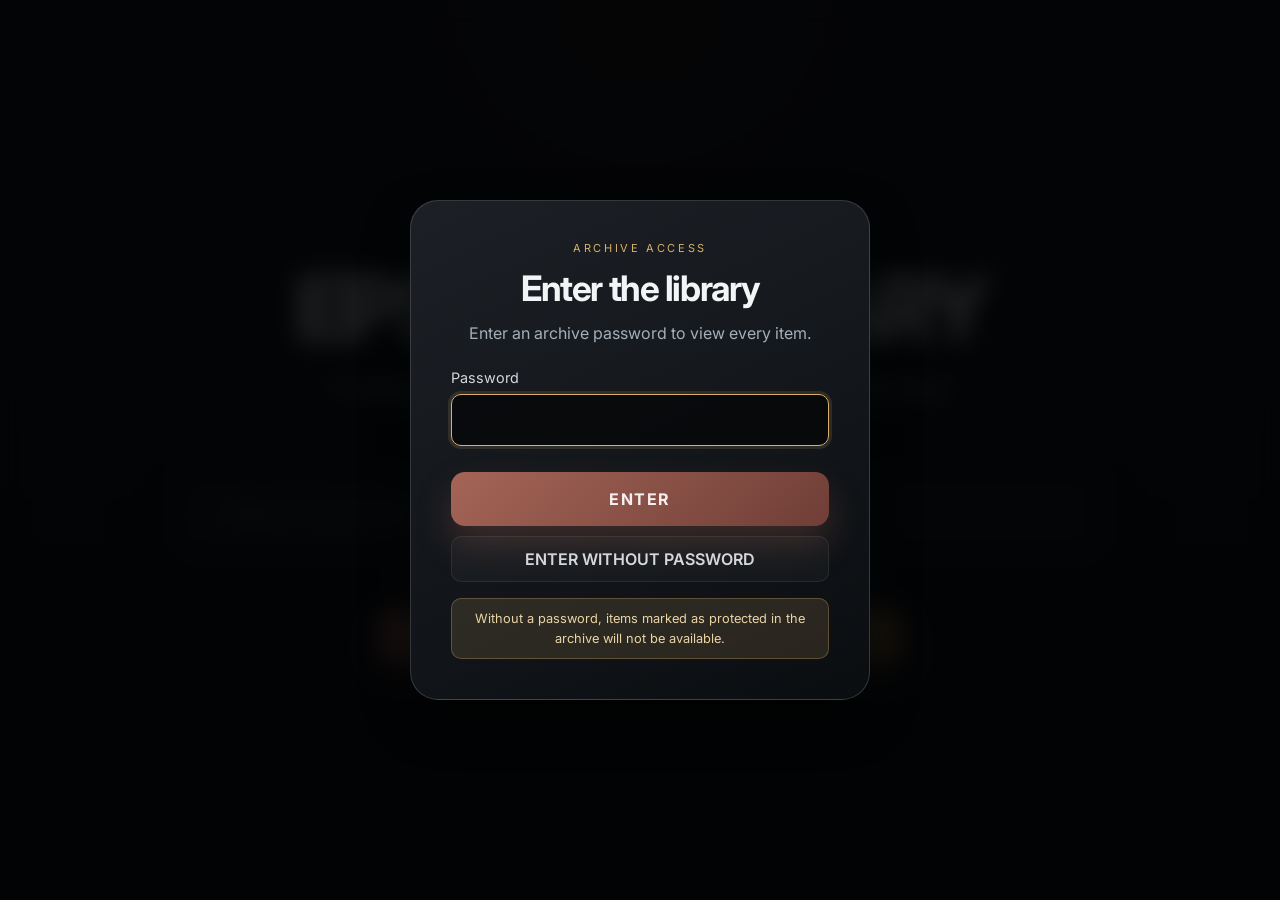
<file: index.html>
<!DOCTYPE html>
<html lang="en">
  <head>
    <meta charset="UTF-8" />
    <meta name="viewport" content="width=device-width, initial-scale=1.0" />
    <title>Epstain Library</title>
    <link rel="icon" type="image/x-icon" href="public/images/icon.ico">
    <meta
      name="description"
      content="A classified collection of things that should probably have stayed forgotten."
    />
    <link rel="preconnect" href="https://fonts.googleapis.com" />
    <link rel="preconnect" href="https://fonts.gstatic.com" crossorigin />
    <link
      href="https://fonts.googleapis.com/css2?family=Inter:wght@400;500;600;700;800;900&display=swap"
      rel="stylesheet"
    />
    <link rel="stylesheet" href="styles.css" />
    <script src="cursor.js" defer></script>
    <script src="access.js" defer></script>
  </head>
  <body class="landing-active">
    <div class="app-shell">
      <section class="access-gate" id="accessGate" role="dialog" aria-modal="true" aria-labelledby="accessGateTitle">
        <form class="access-gate-card" id="accessGateForm">
          <p class="eyebrow">ARCHIVE ACCESS</p>
          <h2 id="accessGateTitle">Enter the library</h2>
          <p class="access-gate-description">Enter an archive password to view every item.</p>
          <label class="access-password-label" for="archivePassword">Password</label>
          <input
            class="access-password-input"
            id="archivePassword"
            type="password"
            autocomplete="current-password"
            autofocus
            required
          />
          <p class="access-gate-error" id="accessGateError" role="alert" hidden></p>
          <button class="primary-action access-gate-submit" type="submit">ENTER</button>
          <button class="access-gate-limited" id="enterWithoutPassword" type="button">ENTER WITHOUT PASSWORD</button>
          <p class="access-gate-notice">Without a password, items marked as protected in the archive will not be available.</p>
        </form>
      </section>

      <div class="view landing-view active">
        <div class="landing-noise"></div>
        <header class="landing-header">
          <div class="branding-block">
            <p class="eyebrow">ARCHIVE ACCESS</p>
            <h1>EPSTAIN LIBRARY</h1>
            <p class="subtitle">
              “A classified collection of things that should probably have stayed forgotten.”
            </p>
          </div>
        </header>

        <main class="landing-main">
          <form class="search-cta-wrap" action="lib.html" method="get">
            <label class="landing-search" for="homeSearch">
              <span class="search-icon">⌕</span>
              <input
                id="homeSearch"
                name="q"
                type="text"
                placeholder="Search the archive…"
                aria-label="Search the archive"
              />
            </label>

            <p class="search-helper">
              Search incidents, people, descriptions, titles, files and archived moments.
            </p>

            <button class="primary-action" type="submit">
              ENTER THE LIBRARY
            </button>
            <a class="primary-action game-entry-action" href="public/game/game.html">
              ENTER THE GAME
            </a>
          </form>
        </main>
      </div>
    </div>
  </body>
</html>
</file>
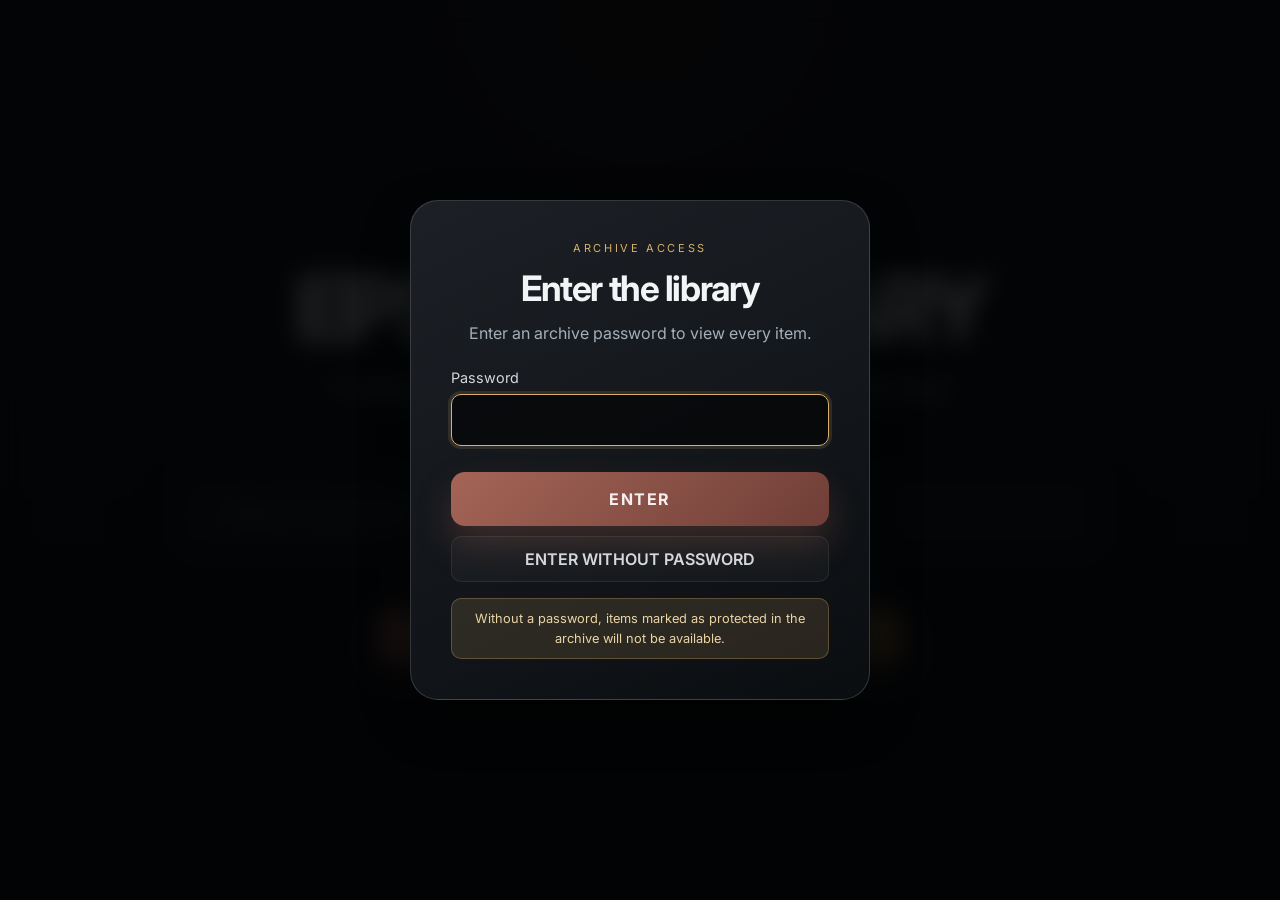
<file: file.html>
<!DOCTYPE html>
<html lang="en">
  <head>
    <meta charset="UTF-8" />
    <meta name="viewport" content="width=device-width, initial-scale=1.0" />
    <title>Archive File | Epstain Library</title>
    <link rel="preconnect" href="https://fonts.googleapis.com" />
    <link rel="preconnect" href="https://fonts.gstatic.com" crossorigin />
    <link rel="icon" type="image/x-icon" href="public/images/icon.ico">
    <link
      href="https://fonts.googleapis.com/css2?family=Inter:wght@400;500;600;700;800;900&display=swap"
      rel="stylesheet"
    />
    <link rel="stylesheet" href="styles.css" />
    <script src="cursor.js" defer></script>
    <script src="access.js" defer></script>
    <script src="file-viewer.js" defer></script>
  </head>
  <body class="file-viewer-page">
    <div class="file-viewer-shell">
      <header class="file-viewer-header">
        <a class="back-button" id="fileBackButton" href="lib.html">← Back</a>
        <a class="back-button home-button" href="index.html" aria-label="Home">
          <svg class="home-icon" viewBox="0 0 24 24" aria-hidden="true">
            <path d="m3 10 9-7 9 7v10a1 1 0 0 1-1 1h-6v-7h-4v7H4a1 1 0 0 1-1-1z" />
          </svg>
          <span>Home</span>
        </a>
      </header>
      <main class="file-viewer-content" id="fileViewerContent" aria-live="polite">
        <img class="file-viewer-image" id="fileViewerImage" alt="" hidden />
        <article class="file-detail-body" id="fileDetails" hidden>
          <p class="item-type" id="fileCategory"></p>
          <h1 class="file-detail-title" id="fileTitle"></h1>
          <p class="file-detail-description" id="fileDescription"></p>
          <dl class="file-metadata" id="fileMetadata"></dl>
          <section class="file-detail-section">
            <h2>PEOPLE / SUBJECTS</h2>
            <div class="file-pills" id="filePeople"></div>
          </section>
          <section class="file-detail-section">
            <h2>TAGS</h2>
            <div class="file-pills" id="fileTags"></div>
          </section>
        </article>
      </main>
    </div>
  </body>
</html>
</file>
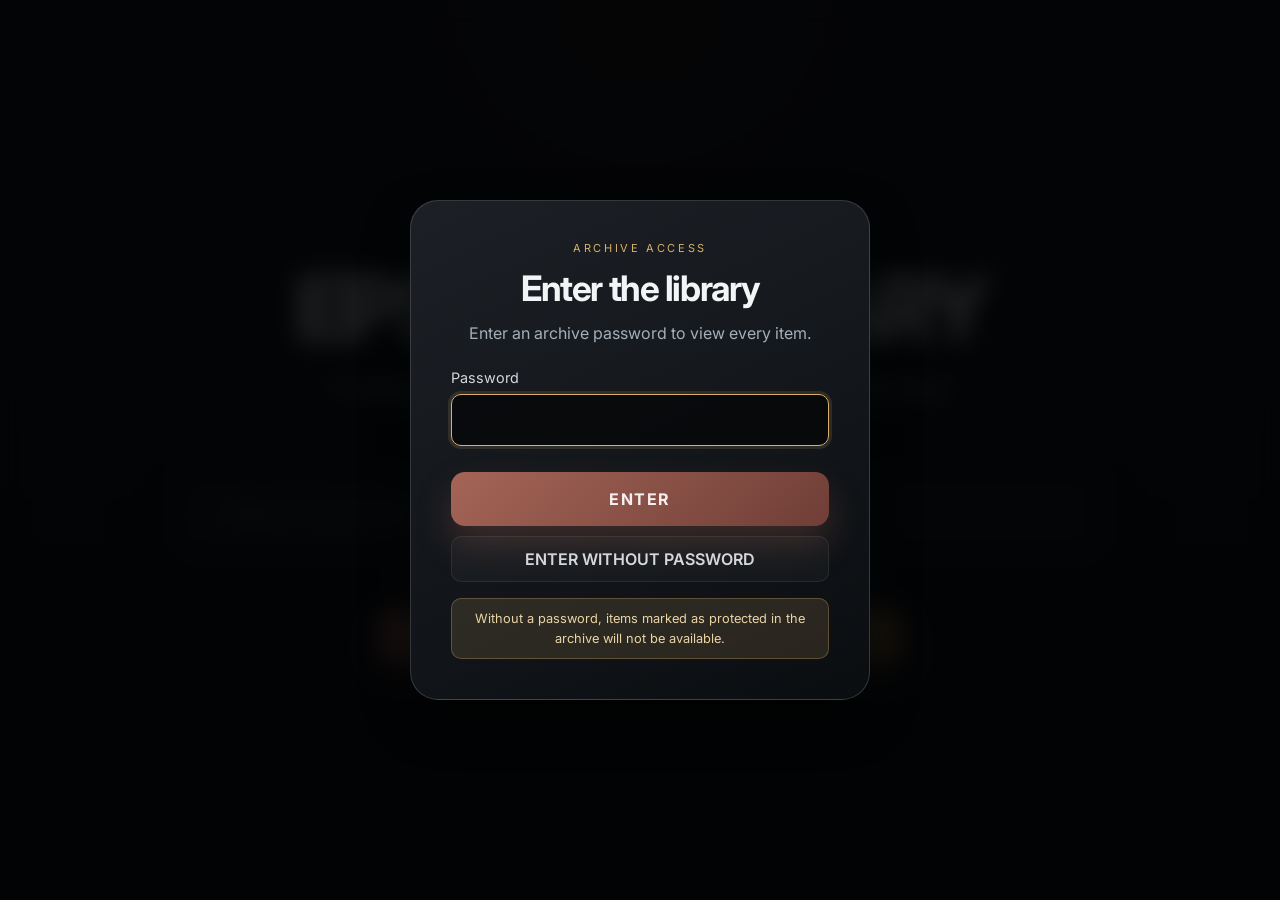
<file: lib.html>
<!DOCTYPE html>
<html lang="en">
  <head>
    <meta charset="UTF-8" />
    <meta name="viewport" content="width=device-width, initial-scale=1.0" />
    <title>Library | Epstain Library</title>
    <link rel="icon" type="image/x-icon" href="public/images/icon.ico">
    <meta
      name="description"
      content="Browse and search the Epstain Library archive."
    />
    <link rel="preconnect" href="https://fonts.googleapis.com" />
    <link rel="preconnect" href="https://fonts.gstatic.com" crossorigin />
    <link
      href="https://fonts.googleapis.com/css2?family=Inter:wght@400;500;600;700;800;900&display=swap"
      rel="stylesheet"
    />
    <link rel="stylesheet" href="styles.css" />
    <script src="cursor.js" defer></script>
    <script src="access.js" defer></script>
    <script src="script.js" defer></script>
  </head>
  <body>
    <div class="app-shell">
      <main class="view library-view active" aria-live="polite">
        <header class="library-header panel">
          <div class="header-left">
            <button id="backToLibraryButton" class="back-button" type="button" hidden>
              ← Back
            </button>
            <a class="back-button home-button" href="index.html" aria-label="Home">
              <svg class="home-icon" viewBox="0 0 24 24" aria-hidden="true">
                <path d="m3 10 9-7 9 7v10a1 1 0 0 1-1 1h-6v-7h-4v7H4a1 1 0 0 1-1-1z" />
              </svg>
              <span>Home</span>
            </a>
          </div>

          <div class="header-center">
            <div class="top-search-wrap">
              <label class="search-bar" for="librarySearch">
                <span class="search-icon">⌕</span>
                <input
                  id="librarySearch"
                  type="text"
                  placeholder="Search the archive…"
                  aria-label="Search the library"
                />
              </label>
            </div>
          </div>

          <div class="header-right">
            <div class="toolbar-group">
              <button class="ghost-button" type="button">Sort</button>
              <button class="ghost-button" type="button">View</button>
              <button class="ghost-button" type="button">Filter</button>
            </div>
          </div>
        </header>

        <section class="library-main">
          <div class="section-header">
            <div class="section-title-group">
              <p class="micro-label">LIBRARY</p>
              <div id="breadcrumb" class="breadcrumb"></div>
            </div>
          </div>

          <div id="libraryContent" class="library-content"></div>
        </section>
      </main>
    </div>
  </body>
</html>
</file>
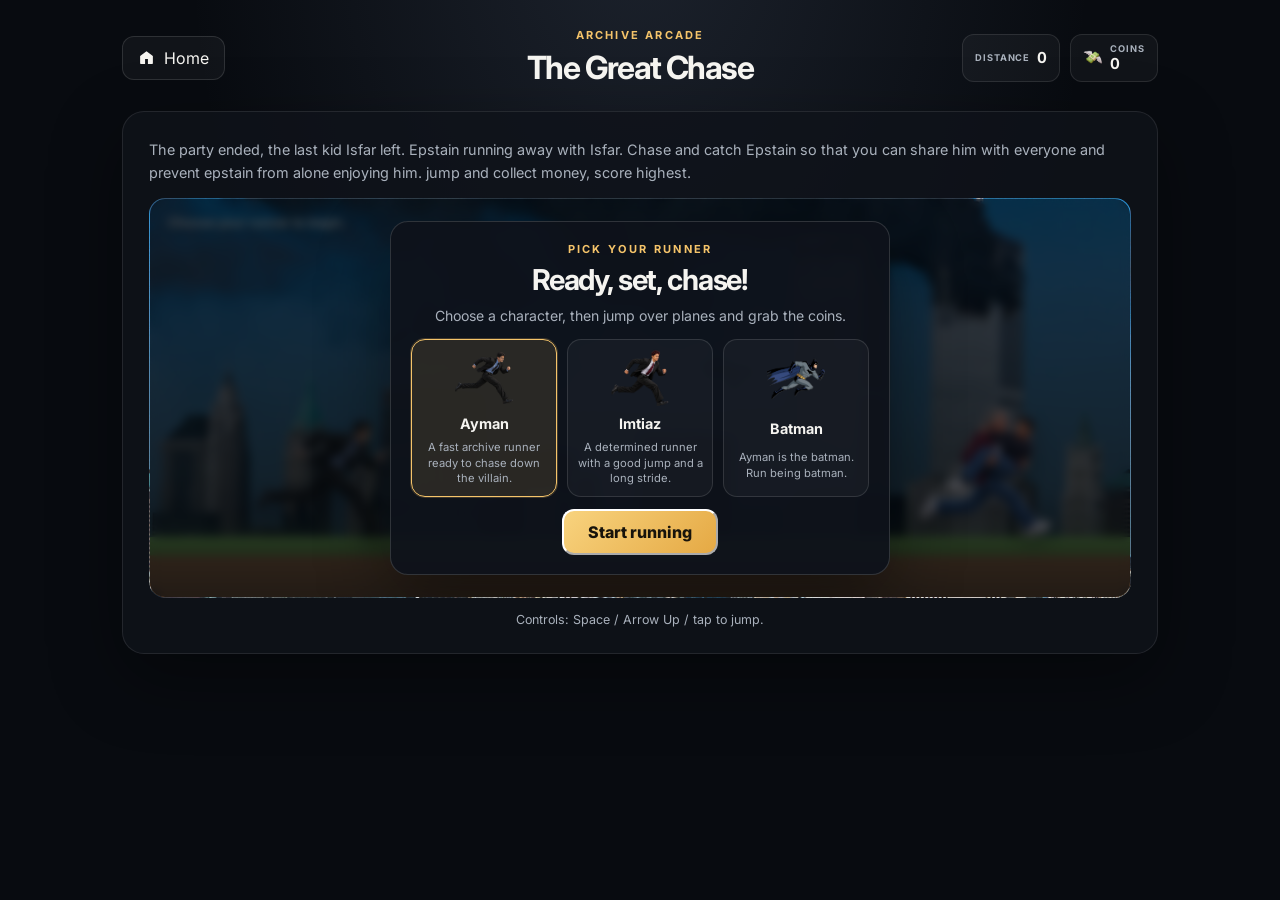
<file: public/game/game.html>
<!DOCTYPE html>
<html lang="en">
  <head>
    <meta charset="UTF-8" />
    <meta name="viewport" content="width=device-width, initial-scale=1.0" />
    <meta name="description" content="Choose a runner and chase the villain." />
    <title>The Great Chase</title>
    <link rel="icon" type="image/x-icon" href="../../public/images/icon.ico" />
    <link rel="preconnect" href="https://fonts.googleapis.com" />
    <link rel="preconnect" href="https://fonts.gstatic.com" crossorigin />
    <link
      href="https://fonts.googleapis.com/css2?family=Inter:wght@400;500;600;700;800;900&display=swap"
      rel="stylesheet"
    />
    <link rel="stylesheet" href="game.css" />
    <script src="../../access.js" defer></script>
    <script src="game.js" defer></script>
  </head>
  <body>
    <main class="game-shell">
      <header class="game-header">
        <a class="home-button" href="../../index.html" aria-label="Return to home page">
          <svg viewBox="0 0 24 24" aria-hidden="true">
            <path d="m3 10 9-7 9 7v10a1 1 0 0 1-1 1h-6v-7h-4v7H4a1 1 0 0 1-1-1z" />
          </svg>
          <span>Home</span>
        </a>
        <div class="game-title">
          <p class="eyebrow">ARCHIVE ARCADE</p>
          <h1 id="gameName">The Great Chase</h1>
        </div>
        <div class="scoreboard" aria-label="Game statistics">
          <div class="stat">
            <span class="stat-label">DISTANCE</span>
            <strong id="distanceCount">0</strong>
          </div>
          <div class="stat coin-stat">
            <img id="coinIcon" src="dollar.webp" alt="" />
            <span class="stat-label">COINS</span>
            <strong id="coinCount">0</strong>
          </div>
        </div>
      </header>

      <section class="game-panel" aria-label="Runner game">
        <p id="gameDescription" class="game-description"></p>
        <div id="gameStage" class="game-stage" aria-label="Game area">
          <div class="sky-glow" aria-hidden="true"></div>
          <div class="stage-hud">
            <span id="gameStatus" role="status">Choose your runner to begin.</span>
          </div>
          <div class="ground" aria-hidden="true"></div>
          <img id="runner" class="runner sprite" alt="" />
          <img id="villain" class="villain sprite" alt="" />
          <div id="entities" class="entities" aria-hidden="true"></div>

          <div id="startScreen" class="screen-overlay">
            <div class="overlay-card">
              <p class="eyebrow">PICK YOUR RUNNER</p>
              <h2 id="characterScreenTitle">Ready, set, chase!</h2>
              <p id="characterScreenCopy" class="overlay-copy">Choose a character, then jump over planes and grab the coins.</p>
              <div id="characterChoices" class="character-choices"></div>
              <p id="assetNotice" class="asset-notice" role="alert" hidden></p>
              <button id="startButton" class="game-button" type="button" disabled>Start running</button>
            </div>
          </div>

          <div id="gameOverScreen" class="screen-overlay" hidden>
            <div class="overlay-card">
              <p class="eyebrow">CHASE OVER</p>
              <h2 id="gameOverTitle">The plane got you!</h2>
              <p id="gameOverSummary" class="overlay-copy"></p>
              <p id="gameOverRecords" class="record-summary"></p>
              <div class="game-over-actions">
                <button id="restartButton" class="game-button" type="button">Run again</button>
                <button id="gameOverChangeCharacterButton" class="game-button secondary-game-button" type="button">
                  Change character
                </button>
              </div>
            </div>
          </div>
        </div>
        <p id="gameControls" class="game-controls"></p>
      </section>
    </main>
  </body>
</html>
</file>
<file: styles.css>
:root {
  --bg-0: #040506;
  --bg-1: #0d1014;
  --panel: rgba(18, 22, 28, 0.72);
  --panel-strong: rgba(24, 29, 35, 0.86);
  --panel-soft: rgba(28, 32, 37, 0.8);
  --stroke: rgba(255, 255, 255, 0.08);
  --stroke-strong: rgba(255, 255, 255, 0.16);
  --text: #f3f4f6;
  --muted: #a5afb8;
  --muted-strong: #d4d8dd;
  --accent: #b46d5d;
  --accent-soft: rgba(180, 109, 93, 0.18);
  --amber: #d8b06a;
  --amber-soft: rgba(216, 176, 106, 0.14);
  --shadow: 0 20px 48px rgba(0, 0, 0, 0.46);
  --radius-xl: 28px;
  --radius-lg: 20px;
  --radius-md: 14px;
  --radius-sm: 10px;
  --max-width: 1320px;
}

* {
  box-sizing: border-box;
}

/* Scrollbar */
  ::-webkit-scrollbar {
    width: 0.6rem;
    background: #000;
  }
  
  ::-webkit-scrollbar-thumb {
    background: linear-gradient(180deg,#f7c267,#d8b06a, transparent);
    border-radius: 1rem;
  }

html {
  scroll-behavior: auto;
}

body {
  margin: 0;
  min-height: 100vh;
  font-family: 'Inter', sans-serif;
  background:
    radial-gradient(circle at top, rgba(180, 109, 93, 0.12), transparent 28%),
    linear-gradient(180deg, #090b0d 0%, #040506 100%);
  color: var(--text);
}

body.landing-active {
  overflow: hidden;
}

button,
input {
  font: inherit;
}

button {
  border: 0;
  cursor: pointer;
}

.custom-cursor {
  position: fixed;
  z-index: 9999;
  top: 0;
  left: 0;
  width: 18px;
  height: 18px;
  border: 1px solid rgb(250, 180, 60);
  border-radius: 50%;
  background: rgb(255, 187, 70);
  box-shadow: 0 0 12px rgba(216, 176, 106, 0.36);
  opacity: 0;
  pointer-events: none;
  transform: translate3d(-100px, -100px, 0) translate(-50%, -50%);
  transition: opacity 140ms ease, width 160ms ease, height 160ms ease, background 160ms ease;
}

.custom-cursor::before {
  position: absolute;
  inset: -6px;
  border: 1px solid rgba(216, 176, 106, 0.35);
  border-radius: inherit;
  box-shadow: 0 0 14px rgb(255, 163, 3);
  content: "";
}

.custom-cursor.is-visible {
  opacity: 1;
}

.custom-cursor.is-hovering {
  width: 24px;
  height: 24px;
  background: rgba(216, 176, 106, 0.14);
  border: 2px solid rgb(245, 175, 56);
  
}

body.custom-cursor-enabled,
body.custom-cursor-enabled * {
  cursor: none !important;
}

@media (pointer: coarse), (prefers-reduced-motion: reduce) {
  .custom-cursor {
    display: none;
  }
}

.app-shell {
  min-height: 100vh;
  position: relative;
}

.access-gate {
  position: fixed;
  z-index: 1000;
  inset: 0;
  display: grid;
  place-items: safe center;
  padding: 24px;
  overflow-y: auto;
  background: rgba(3, 4, 5, 0.88);
  backdrop-filter: blur(12px);
}

.access-gate[hidden] {
  display: none;
}

.access-gate-card {
  width: min(100%, 460px);
  padding: clamp(24px, 5vw, 40px);
  border: 1px solid var(--stroke-strong);
  border-radius: var(--radius-xl);
  background: linear-gradient(155deg, rgba(29, 33, 39, 0.98), rgba(11, 14, 17, 0.98));
  box-shadow: var(--shadow);
  text-align: center;
}

.access-gate-card h2 {
  margin: 0;
  font-size: clamp(1.7rem, 5vw, 2.2rem);
  letter-spacing: -0.04em;
}

.access-gate-description {
  margin: 12px 0 24px;
  color: var(--muted);
  line-height: 1.5;
}

.access-password-label {
  display: block;
  margin-bottom: 8px;
  color: var(--muted-strong);
  font-size: 0.9rem;
  text-align: left;
}

.access-password-input {
  width: 100%;
  min-height: 52px;
  padding: 0 14px;
  border: 1px solid var(--stroke-strong);
  border-radius: var(--radius-sm);
  outline: none;
  background: rgba(4, 5, 6, 0.72);
  color: var(--text);
}

.access-password-input:focus {
  border-color: var(--amber);
  box-shadow: 0 0 0 3px var(--amber-soft);
}

.access-gate-submit {
  width: 100%;
  min-width: 0;
  margin-top: 16px;
}

.access-gate-limited {
  display: block;
  width: 100%;
  margin-top: 10px;
  padding: 12px;
  border: 1px solid var(--stroke);
  border-radius: var(--radius-sm);
  background: rgba(255, 255, 255, 0.03);
  color: var(--muted-strong);
  font-weight: 600;
  transition: background 180ms ease, border-color 180ms ease;
}

.access-gate-limited:hover {
  border-color: var(--stroke-strong);
  background: rgba(255, 255, 255, 0.07);
}

.access-gate-notice {
  margin: 16px 0 0;
  padding: 10px 12px;
  border: 1px solid rgba(216, 176, 106, 0.3);
  border-radius: var(--radius-sm);
  background: var(--amber-soft);
  color: #ead4a6;
  font-size: 0.8rem;
  line-height: 1.5;
}

.access-gate-error {
  margin: 12px 0 0;
  color: #ffaaa0;
  font-size: 0.88rem;
}

.view {
  display: none;
  min-height: 100vh;
}

.view.active {
  display: block;
}

.view.landing-view.active {
  display: flex;
}

.landing-view {
  position: relative;
  flex-direction: column;
  justify-content: center;
  align-items: center;
  min-height: 100vh;
  min-height: 100svh;
  gap: clamp(18px, 4vh, 36px);
  padding: clamp(24px, 5vh, 56px) 24px;
  animation: fadeUp 700ms ease both;
}

.landing-noise {
  position: absolute;
  inset: 0;
  background-image: radial-gradient(rgba(255, 255, 255, 0.04) 0.5px, transparent 0.7px);
  background-size: 10px 10px;
  mask-image: radial-gradient(circle at center, black 25%, transparent 100%);
  pointer-events: none;
  opacity: 0.38;
}

.landing-header,
.landing-main {
  position: relative;
  z-index: 1;
  width: min(100%, 980px);
}

.branding-block {
  text-align: center;
}

.eyebrow {
  margin: 0 0 12px;
  font-size: 11px;
  letter-spacing: 0.24em;
  color: var(--amber);
  text-transform: uppercase;
}

h1 {
  margin: 0;
  font-size: clamp(2.25rem, 7vw, 5.8rem);
  font-weight: 800;
  letter-spacing: -0.06em;
  line-height: 1;
}

.subtitle {
  margin: clamp(10px, 2vh, 18px) auto 0;
  width: min(100%, 700px);
  color: var(--muted);
  font-size: clamp(1rem, 1.8vw, 1.5rem);
  font-weight: 500;
  line-height: 1.4;
  font-style: italic;
}

.landing-main {
  display: flex;
  justify-content: center;
}

.search-cta-wrap {
  width: min(100%, 920px);
  text-align: center;
}

.search-bar,
.landing-search {
  display: flex;
  align-items: center;
  width: 100%;
  border: 1px solid rgba(255, 255, 255, 0.12);
  background: rgba(17, 21, 26, 0.75);
  box-shadow: inset 0 1px 0 rgba(255, 255, 255, 0.04), 0 18px 42px rgba(0, 0, 0, 0.28);
  backdrop-filter: blur(12px);
  border-radius: 18px;
}

.landing-search {
  min-height: clamp(62px, 9vh, 82px);
  padding: 0 24px 0 18px;
}

.search-bar {
  min-height: 62px;
  padding: 0 20px 0 16px;
}

.search-icon {
  font-size: 1.5rem;
  color: var(--muted);
  margin-right: 12px;
  transform: translateY(-1px);
}

.search-bar input,
.landing-search input {
  width: 100%;
  background: transparent;
  border: 0;
  outline: none;
  color: var(--text);
  font-size: clamp(1rem, 1.8vw, 1.38rem);
}

.search-bar input::placeholder,
.landing-search input::placeholder {
  color: rgba(255, 255, 255, 0.46);
}

.search-helper {
  margin: 12px 0 0;
  color: var(--muted);
  font-size: 0.86rem;
  letter-spacing: 0.02em;
}

.primary-action {
  display: inline-flex;
  align-items: center;
  justify-content: center;
  margin-top: clamp(18px, 3vh, 26px);
  min-width: 260px;
  min-height: 54px;
  padding: 0 28px;
  border: 0;
  border-radius: 14px;
  color: #f6efef;
  background: linear-gradient(135deg, rgba(180, 109, 93, 0.9), rgba(122, 67, 58, 0.9));
  box-shadow: 0 18px 34px rgba(180, 109, 93, 0.25);
  font-weight: 700;
  letter-spacing: 0.1em;
  text-decoration: none;
  transition: transform 180ms ease, box-shadow 180ms ease;
}

.game-entry-action {
  margin-top: 12px;
  background: linear-gradient(135deg, rgba(216, 176, 106, 0.92), rgba(145, 105, 47, 0.92));
  box-shadow: 0 18px 34px rgba(216, 176, 106, 0.2);
}

.primary-action:hover,
.ghost-button:hover,
.back-button:hover,
.folder-card:hover,
.item-card:hover {
  transform: translateY(-1px);
}

.library-view {
  padding: 18px 18px 40px;
}

.panel {
  background: rgba(16, 18, 22, 0.72);
  border: 1px solid var(--stroke);
  box-shadow: var(--shadow);
  backdrop-filter: blur(16px);
}

.library-header {
  width: min(100%, var(--max-width));
  margin: 0 auto;
  border-radius: 20px;
  display: grid;
  grid-template-columns: minmax(110px, max-content) minmax(0, 1fr) auto;
  align-items: center;
  gap: 18px;
  padding: 16px 18px;
}

.header-left,
.header-right {
  display: flex;
  align-items: center;
}

.header-left {
  gap: 8px;
}

.header-center {
  min-width: 0;
}

.back-button,
.ghost-button {
  border: 1px solid var(--stroke);
  background: rgba(255, 255, 255, 0.02);
  color: var(--text);
  border-radius: 12px;
  height: 42px;
  padding: 0 16px;
  transition: background 180ms ease, transform 180ms ease;
}

.back-button {
  display: inline-flex;
  align-items: center;
  justify-content: center;
  font-weight: 600;
  text-decoration: none;
}

.home-button {
  gap: 8px;
}

.home-icon {
  width: 16px;
  height: 16px;
  fill: currentColor;
}

.top-search-wrap {
  width: min(100%, 760px);
  margin: 0 auto;
}

.toolbar-group {
  display: flex;
  gap: 8px;
}

.ghost-button {
  min-width: 78px;
  padding-inline: 14px;
  color: var(--muted-strong);
}

.library-main {
  width: min(100%, var(--max-width));
  margin: 22px auto 0;
}

.section-header {
  display: flex;
  align-items: center;
  justify-content: flex-start;
  gap: 16px;
  margin-bottom: 18px;
}

.back-button[hidden] {
  display: none;
}

.micro-label {
  margin: 0 0 10px;
  color: var(--amber);
  letter-spacing: 0.12em;
  font-size: 0.79rem;
  text-transform: uppercase;
}

.breadcrumb {
  display: flex;
  align-items: center;
  gap: 10px;
  flex-wrap: wrap;
  color: var(--muted);
  font-size: 0.9rem;
}

.breadcrumb .crumb {
  display: inline-flex;
  align-items: center;
  gap: 7px;
  padding: 6px 10px;
  border-radius: 999px;
  border: 1px solid rgba(255, 255, 255, 0.06);
  background: rgba(255, 255, 255, 0.02);
}

.breadcrumb .divider {
  color: rgba(255, 255, 255, 0.4);
}

.library-content {
  display: flex;
  flex-direction: column;
  gap: 22px;
}

.folder-grid,
.file-grid,
.result-grid {
  display: grid;
  grid-template-columns: repeat(auto-fill, minmax(210px, 1fr));
  gap: 18px;
}

.folder-card,
.item-card,
.result-card {
  position: relative;
  overflow: hidden;
  border-radius: var(--radius-lg);
  border: 1px solid var(--stroke);
  background: linear-gradient(180deg, rgba(29, 33, 39, 0.92), rgba(17, 21, 25, 0.88));
  box-shadow: 0 18px 30px rgba(0, 0, 0, 0.16);
  transition: transform 180ms ease, border-color 180ms ease, box-shadow 180ms ease;
}

.folder-card {
  min-height: 214px;
  padding: 20px 18px 18px;
  display: flex;
  flex-direction: column;
  justify-content: space-between;
}

.folder-card:hover,
.item-card:hover,
.result-card:hover {
  border-color: rgba(255, 255, 255, 0.15);
  box-shadow: 0 18px 34px rgba(0, 0, 0, 0.22);
}

.folder-icon {
  display: block;
  width: 3.6rem;
  height: 3.6rem;
  object-fit: contain;
  margin: 0 auto 12px;
  filter: drop-shadow(0 8px 18px rgba(216, 176, 106, 0.18));
}

.folder-name {
  margin: 0;
  font-size: 1.15rem;
  font-weight: 700;
  letter-spacing: 0.04em;
  text-transform: uppercase;
  color: #fff;
}

.folder-meta {
  font-size: 0.8rem;
  color: var(--muted);
  letter-spacing: 0.06em;
  text-transform: uppercase;
  margin-top: 8px;
}

.file-grid {
  grid-template-columns: repeat(auto-fill, minmax(280px, 1fr));
}

.item-card {
  display: flex;
  flex-direction: column;
  min-height: 360px;
}

.thumb {
  position: relative;
  height: 176px;
  background-size: cover;
  background-position: center 35%;
  border-bottom: 1px solid rgba(255, 255, 255, 0.08);
}

.thumb::after {
  content: "";
  position: absolute;
  inset: 0;
  background: linear-gradient(180deg, rgba(6, 7, 9, 0.08), rgba(6, 7, 9, 0.42));
}

.item-body {
  display: flex;
  flex-direction: column;
  gap: 10px;
  padding: 18px 18px 16px;
}

.item-type,
.result-type {
  font-size: 0.72rem;
  letter-spacing: 0.12em;
  text-transform: uppercase;
  color: var(--amber);
}

.item-title,
.result-title {
  margin: 0;
  font-size: 1.25rem;
  line-height: 1.2;
  letter-spacing: -0.03em;
  color: #fff;
}

.item-description,
.result-description {
  margin: 0;
  color: var(--muted);
  line-height: 1.6;
  font-size: 0.96rem;
}

.item-meta,
.result-meta {
  display: flex;
  flex-wrap: wrap;
  gap: 8px;
  color: var(--muted-strong);
  font-size: 0.8rem;
}

.pill {
  display: inline-flex;
  align-items: center;
  justify-content: center;
  padding: 6px 8px;
  border-radius: 999px;
  border: 1px solid rgba(255, 255, 255, 0.08);
  background: rgba(255, 255, 255, 0.02);
}

.result-card {
  display: flex;
  flex-direction: column;
  gap: 14px;
  padding: 18px;
}

.result-header {
  display: flex;
  align-items: center;
  justify-content: space-between;
  gap: 12px;
}

.result-file-icon {
  font-size: 2rem;
  color: var(--amber);
}

.result-detail {
  margin-top: auto;
  display: flex;
  flex-direction: column;
  gap: 12px;
}

.result-match {
  padding-top: 10px;
  border-top: 1px solid rgba(255, 255, 255, 0.07);
  color: var(--muted-strong);
  font-size: 0.82rem;
  line-height: 1.6;
}

.empty-state {
  padding: 52px 24px;
  border: 1px dashed rgba(255, 255, 255, 0.1);
  border-radius: 20px;
  text-align: center;
  color: var(--muted);
  background: rgba(255, 255, 255, 0.01);
}

.file-viewer-page {
  min-height: 100vh;
  min-height: 100svh;
}

.file-viewer-shell {
  display: flex;
  flex-direction: column;
  gap: 12px;
  width: min(100%, 1120px);
  min-height: 100vh;
  min-height: 100svh;
  margin: 0 auto;
  padding: 16px 24px;
}

.file-viewer-header {
  display: flex;
  align-items: center;
  justify-content: space-between;
  gap: 12px;
  flex: 0 0 auto;
}

.file-viewer-content {
  display: flex;
  flex-direction: column;
  overflow: hidden;
  border: 1px solid var(--stroke);
  border-radius: var(--radius-xl);
  background: linear-gradient(145deg, rgba(29, 33, 39, 0.96), rgba(13, 16, 20, 0.96));
  box-shadow: var(--shadow);
}

.file-viewer-image {
  display: block;
  max-width: 100%;
  width: 100%;
  height: auto;
  border-bottom: 1px solid var(--stroke);
}

.file-viewer-error {
  margin: 0;
  padding: 48px 24px;
  color: var(--muted);
  text-align: center;
}

.file-detail-body {
  padding: clamp(22px, 5vw, 54px);
}

.file-detail-title {
  margin: 10px 0 16px;
  color: #fff;
  font-size: clamp(2rem, 5vw, 4rem);
  line-height: 1.05;
  letter-spacing: -0.05em;
}

.file-detail-description {
  max-width: 780px;
  margin: 0;
  color: var(--muted-strong);
  font-size: clamp(1.05rem, 2vw, 1.3rem);
  line-height: 1.7;
}

.file-metadata {
  display: grid;
  grid-template-columns: repeat(2, minmax(0, 1fr));
  gap: 1px;
  margin: 34px 0;
  overflow: hidden;
  border: 1px solid var(--stroke);
  border-radius: var(--radius-md);
  background: var(--stroke);
}

.file-metadata div {
  min-width: 0;
  padding: 18px;
  background: rgba(8, 10, 13, 0.72);
}

.file-metadata div:last-child:nth-child(odd) {
  grid-column: 1 / -1;
}

.file-metadata dt,
.file-detail-section h2 {
  margin: 0 0 8px;
  color: var(--amber);
  font-size: 0.72rem;
  font-weight: 700;
  letter-spacing: 0.12em;
}

.file-metadata dd {
  margin: 0;
  color: var(--text);
  line-height: 1.5;
  overflow-wrap: anywhere;
}

.file-detail-section + .file-detail-section {
  margin-top: 26px;
}

.file-pills {
  display: flex;
  flex-wrap: wrap;
  gap: 8px;
}

.item-card[data-item-id],
.result-card[data-item-id] {
  cursor: pointer;
}

.item-card[data-item-id]:focus-visible,
.result-card[data-item-id]:focus-visible,
.back-button:focus-visible {
  outline: 2px solid var(--amber);
  outline-offset: 3px;
}

@keyframes fadeUp {
  from {
    opacity: 0;
    transform: translateY(16px);
  }
  to {
    opacity: 1;
    transform: translateY(0);
  }
}

@media (max-width: 860px) {
  .library-header {
    grid-template-columns: 1fr;
  }

  .header-left,
  .header-right {
    justify-content: center;
  }

  .toolbar-group {
    flex-wrap: wrap;
    justify-content: center;
  }

  .folder-grid,
  .file-grid,
  .result-grid {
    grid-template-columns: repeat(auto-fill, minmax(180px, 1fr));
  }

}

@media (max-width: 560px) {
  .landing-view {
    gap: 24px;
    padding: 28px 18px;
  }

  .branding-block h1 {
    font-size: clamp(2.1rem, 11vw, 3.1rem);
  }

  .subtitle {
    font-size: 1rem;
  }

  .landing-search {
    min-height: 72px;
  }

  .section-header {
    margin-bottom: 14px;
  }

  .library-view {
    padding-inline: 12px;
  }

  .file-viewer-shell {
    padding: 12px 10px;
  }

  .file-metadata {
    grid-template-columns: 1fr;
  }
}
</file>
<file: public/game/game.css>
:root {
  color-scheme: dark;
  font-family: 'Inter', sans-serif;
  color: #f5f4f0;
  background: #080b10;
  font-synthesis: none;
  text-rendering: optimizeLegibility;
  --muted: #a9b1bc;
  --gold: #f5c46a;
}

* {
  box-sizing: border-box;
}

body {
  min-width: 320px;
  min-height: 100vh;
  margin: 0;
  background:
    radial-gradient(ellipse at 50% -10%, rgba(108, 126, 158, 0.2), transparent 50%),
    #080b10;
}

button,
a {
  font: inherit;
}

.game-shell {
  width: min(1120px, 100%);
  margin: 0 auto;
  padding: 28px clamp(16px, 4vw, 42px) 40px;
}

.game-header {
  display: grid;
  grid-template-columns: 1fr auto 1fr;
  align-items: center;
  gap: 20px;
  margin-bottom: 24px;
}

.home-button {
  display: inline-flex;
  width: fit-content;
  align-items: center;
  gap: 9px;
  padding: 11px 15px;
  border: 1px solid rgba(255, 255, 255, 0.12);
  border-radius: 12px;
  color: #f5f4f0;
  background: rgba(255, 255, 255, 0.04);
  text-decoration: none;
  transition: background 160ms ease, transform 160ms ease;
}

.home-button:hover {
  transform: translateY(-1px);
  background: rgba(255, 255, 255, 0.09);
}

.home-button svg {
  width: 17px;
  height: 17px;
  fill: currentColor;
}

.game-title {
  text-align: center;
}

.eyebrow {
  margin: 0 0 6px;
  color: var(--gold);
  font-size: 0.69rem;
  font-weight: 700;
  letter-spacing: 0.2em;
  text-transform: uppercase;
}

.game-title h1 {
  margin: 0;
  font-size: clamp(1.45rem, 3vw, 2rem);
  letter-spacing: -0.05em;
}

.scoreboard {
  display: flex;
  justify-content: flex-end;
  gap: 10px;
}

.stat {
  display: grid;
  min-width: 86px;
  grid-template-columns: auto auto;
  align-items: center;
  justify-content: center;
  column-gap: 7px;
  padding: 8px 12px;
  border: 1px solid rgba(255, 255, 255, 0.1);
  border-radius: 12px;
  background: rgba(255, 255, 255, 0.04);
}

.stat-label {
  color: var(--muted);
  font-size: 0.58rem;
  font-weight: 700;
  letter-spacing: 0.1em;
}

.stat strong {
  font-size: 0.95rem;
  font-variant-numeric: tabular-nums;
}

.coin-stat img {
  width: 20px;
  height: 20px;
  grid-row: span 2;
  object-fit: contain;
}

.game-panel {
  padding: clamp(14px, 3vw, 26px);
  border: 1px solid rgba(255, 255, 255, 0.09);
  border-radius: 22px;
  background: rgba(15, 19, 26, 0.82);
  box-shadow: 0 24px 70px rgba(0, 0, 0, 0.38);
}

.game-description {
  min-height: 1.5em;
  margin: 0 0 14px;
  color: var(--muted);
  font-size: 0.9rem;
  line-height: 1.6;
}

.game-stage {
  position: relative;
  height: clamp(290px, 42vw, 400px);
  overflow: hidden;
  isolation: isolate;
  border: 1px solid rgba(255, 255, 255, 0.12);
  border-radius: 16px;
  background-color: #182b36;
  background-image:
    linear-gradient(180deg, rgba(10, 17, 26, 0.1), rgba(7, 12, 17, 0.38)),
    url("background.webp");
  background-position: center;
  background-size: cover;
  touch-action: manipulation;
}

.sky-glow {
  position: absolute;
  z-index: -1;
  inset: 0;
  background: linear-gradient(180deg, rgba(7, 13, 21, 0.05) 20%, rgba(9, 15, 18, 0.26) 72%, rgba(5, 9, 12, 0.7));
}

.stage-hud {
  position: absolute;
  z-index: 4;
  top: 16px;
  left: 18px;
  right: 12px;
  display: flex;
  align-items: flex-start;
  justify-content: space-between;
  gap: 12px;
  color: white;
  font-size: 0.78rem;
  font-weight: 600;
  text-shadow: 0 2px 6px rgba(0, 0, 0, 0.8);
}

.ground {
  position: absolute;
  right: 0;
  bottom: 0;
  left: 0;
  height: 15%;
  border-top: 5px solid #6c9c4a;
  background:
    linear-gradient(180deg, rgba(102, 143, 61, 0.98) 0%, #577d3b 24%, #805632 25%, #624126 100%);
  box-shadow: 0 -7px 22px rgba(88, 130, 59, 0.24);
}

.runner,
.villain {
  position: absolute;
  z-index: 2;
  bottom: 15%;
  width: clamp(92px, 13vw, 132px);
  height: clamp(112px, 22vw, 174px);
  object-fit: contain;
  object-position: center bottom;
  pointer-events: none;
  user-select: none;
}

.runner {
  left: 11%;
  filter: drop-shadow(0 8px 9px rgba(0, 0, 0, 0.4));
  animation: run-bob 280ms ease-in-out infinite alternate;
}

.villain {
  right: 8%;
  filter: drop-shadow(0 8px 9px rgba(0, 0, 0, 0.4));
  animation: villain-run 480ms ease-in-out infinite alternate;
}

.change-character-button {
  flex: 0 0 auto;
  padding: 8px 11px;
  border: 1px solid rgba(255, 255, 255, 0.25);
  border-radius: 9px;
  color: #fff;
  background: rgba(8, 12, 17, 0.68);
  font-size: 0.7rem;
  font-weight: 700;
  cursor: pointer;
  backdrop-filter: blur(6px);
}

.change-character-button:hover {
  background: rgba(8, 12, 17, 0.9);
}

.change-character-button[hidden] {
  display: none;
}

.entities {
  position: absolute;
  z-index: 3;
  inset: 0;
  pointer-events: none;
}

.obstacle,
.collectible {
  position: absolute;
  object-fit: contain;
  pointer-events: none;
  user-select: none;
}

.obstacle {
  bottom: 15%;
  width: clamp(82px, 11vw, 120px);
  height: clamp(66px, 9vw, 94px);
  transform: scaleX(-1);
}

.collectible {
  bottom: 15%;
  width: 42px;
  height: 42px;
  filter: drop-shadow(0 0 9px rgba(248, 208, 91, 0.7));
  animation: coin-spin 700ms ease-in-out infinite alternate;
}

.screen-overlay {
  position: absolute;
  z-index: 5;
  inset: 0;
  display: grid;
  place-items: center;
  padding: 18px;
  background: rgba(5, 9, 14, 0.67);
  backdrop-filter: blur(5px);
}

.screen-overlay[hidden] {
  display: none;
}

.overlay-card {
  width: min(500px, 100%);
  max-height: calc(100% - 8px);
  overflow: auto;
  padding: clamp(14px, 2.5vw, 20px);
  border: 1px solid rgba(255, 255, 255, 0.14);
  border-radius: 18px;
  background: rgba(14, 19, 27, 0.94);
  box-shadow: 0 24px 70px rgba(0, 0, 0, 0.45);
  text-align: center;
}

.overlay-card h2 {
  margin: 0;
  font-size: clamp(1.35rem, 4vw, 1.8rem);
  letter-spacing: -0.04em;
}

.overlay-copy {
  margin: 8px auto 12px;
  color: var(--muted);
  font-size: 0.88rem;
  line-height: 1.55;
}

.character-choices {
  display: grid;
  grid-template-columns: repeat(auto-fit, minmax(140px, 1fr));
  gap: 10px;
  margin: 12px 0;
}

.character-choice {
  display: grid;
  justify-items: center;
  gap: 8px;
  min-height: 100px;
  padding: 9px;
  border: 1px solid rgba(255, 255, 255, 0.12);
  border-radius: 14px;
  color: #f5f4f0;
  background: rgba(255, 255, 255, 0.035);
  text-align: center;
  cursor: pointer;
  transition: border-color 150ms ease, background 150ms ease, transform 150ms ease;
}

.character-choice:hover {
  transform: translateY(-2px);
  background: rgba(255, 255, 255, 0.07);
}

.character-choice[aria-pressed="true"] {
  border-color: var(--gold);
  background: rgba(245, 196, 106, 0.12);
  box-shadow: 0 0 0 1px rgba(245, 196, 106, 0.22);
}

.character-choice img {
  width: 58px;
  height: 58px;
  object-fit: contain;
}

.character-choice strong {
  font-size: 0.9rem;
}

.character-choice span {
  color: var(--muted);
  font-size: 0.7rem;
  line-height: 1.4;
}

.game-button {
  min-height: 46px;
  padding: 0 24px;
  border-radius: 12px;
  color: #17130b;
  background: linear-gradient(135deg, #f8d37e, #e5a944);
  font-weight: 800;
  cursor: pointer;
  transition: filter 150ms ease, transform 150ms ease;
}

.game-button:hover:not(:disabled) {
  transform: translateY(-1px);
  filter: brightness(1.08);
}

.game-button:disabled {
  cursor: not-allowed;
  opacity: 0.45;
}

.game-over-actions {
  display: flex;
  flex-wrap: wrap;
  justify-content: center;
  gap: 10px;
}

.secondary-game-button {
  border: 1px solid rgba(255, 255, 255, 0.18);
  color: #f5f4f0;
  background: rgba(255, 255, 255, 0.07);
}

.record-summary {
  margin: 0 0 18px;
  color: var(--gold);
  font-size: 0.82rem;
  font-weight: 700;
  line-height: 1.5;
}

.game-button[hidden] {
  display: none;
}

.asset-notice {
  margin: 0 0 14px;
  color: #ffc0a8;
  font-size: 0.8rem;
  line-height: 1.5;
}

.asset-notice[hidden] {
  display: none;
}

.game-controls {
  margin: 14px 0 0;
  color: var(--muted);
  font-size: 0.78rem;
  text-align: center;
}

@keyframes run-bob {
  from { transform: translateY(0); }
  to { transform: translateY(-3px); }
}

@keyframes villain-run {
  from { transform: translate(0, 0); }
  to { transform: translate(9px, -4px); }
}

@keyframes coin-spin {
  from { transform: scaleX(0.82) rotate(-8deg); }
  to { transform: scaleX(1) rotate(8deg); }
}

@media (max-width: 680px) {
  .game-shell {
    width: 100%;
    padding: 8px 4px 16px;
  }

  .game-header {
    grid-template-columns: auto 1fr;
    gap: 12px;
  }

  .game-title {
    grid-column: 2;
    grid-row: 1;
    text-align: right;
  }

  .scoreboard {
    grid-column: 1 / -1;
    justify-content: flex-start;
  }

  .stat {
    min-width: 92px;
  }

  .game-panel {
    padding: 6px;
  }

  .game-stage {
    height: clamp(330px, 92vw, 430px);
    border-radius: 12px;
  }

  .ground {
    border-top-width: 4px;
  }

  .runner,
  .villain {
    width: clamp(66px, 19vw, 94px);
    height: clamp(82px, 24vw, 116px);
    bottom: 15%;
  }

  .obstacle {
    width: clamp(64px, 19vw, 84px);
    height: clamp(52px, 15vw, 70px);
    bottom: 15%;
  }

  .collectible {
    width: 32px;
    height: 32px;
  }

  .stage-hud {
    right: 8px;
    gap: 6px;
  }

  .change-character-button {
    padding: 7px 8px;
    font-size: 0.62rem;
  }

  .stage-hud {
    top: 12px;
    left: 12px;
    font-size: 0.68rem;
  }

  .villain {
    right: 4%;
  }

  .overlay-card {
    padding: 18px;
  }

  .game-over-actions {
    flex-direction: column;
  }

  .game-over-actions .game-button {
    width: 100%;
  }
}

@media (prefers-reduced-motion: reduce) {
  *,
  *::before,
  *::after {
    animation-duration: 0.01ms !important;
    animation-iteration-count: 1 !important;
    scroll-behavior: auto !important;
  }
}
</file>
